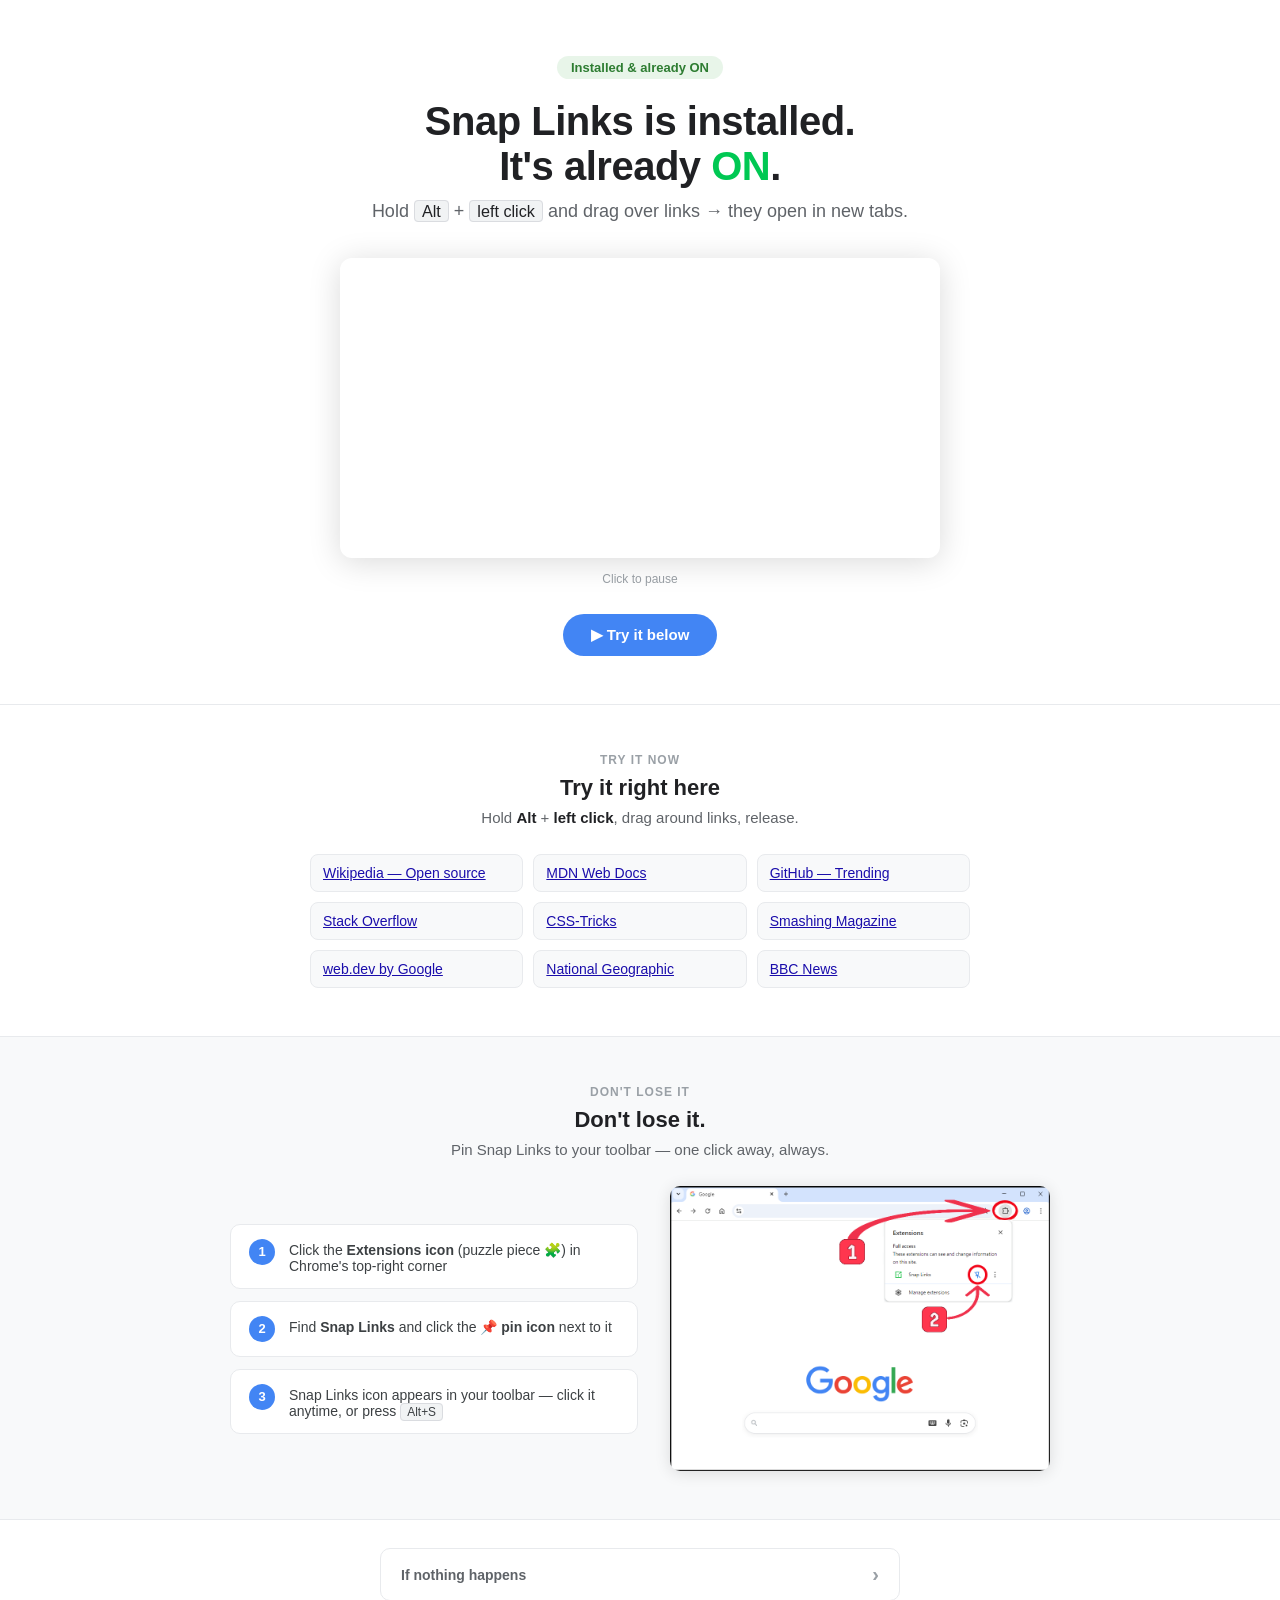
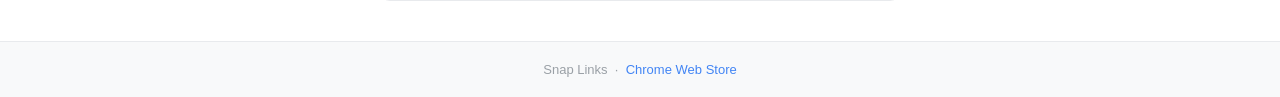
<file: index.html>
<!DOCTYPE html>
<html lang="en">
<head>
  <meta charset="UTF-8">
  <meta name="viewport" content="width=device-width, initial-scale=1.0">
  <title>Welcome to Snap Links</title>
  <style>
    *, *::before, *::after { box-sizing: border-box; margin: 0; padding: 0; }

    body {
      font-family: -apple-system, BlinkMacSystemFont, 'Segoe UI', Roboto, sans-serif;
      background: #f8f9fa;
      color: #202124;
    }

    /* ── HERO ── */
    .hero {
      background: #fff;
      text-align: center;
      padding: 56px 24px 48px;
      border-bottom: 1px solid #e8eaed;
    }
    .hero-badge {
      display: inline-block;
      background: #e8f5e9;
      color: #2e7d32;
      font-size: 13px;
      font-weight: 600;
      padding: 4px 14px;
      border-radius: 20px;
      margin-bottom: 20px;
    }
    .hero h1 {
      font-size: clamp(26px, 5vw, 40px);
      font-weight: 700;
      margin-bottom: 12px;
      letter-spacing: -0.5px;
    }
    .hero p {
      font-size: clamp(15px, 2.5vw, 18px);
      color: #5f6368;
      margin-bottom: 36px;
    }
    .hero p kbd {
      background: #f1f3f4;
      border: 1px solid #dadce0;
      border-radius: 4px;
      padding: 1px 7px;
      font-size: 0.9em;
      font-family: inherit;
      color: #202124;
    }

    /* video */
    .video-wrap {
      position: relative;
      display: inline-block;
      cursor: pointer;
      border-radius: 12px;
      overflow: hidden;
      box-shadow: 0 4px 32px rgba(0,0,0,0.15);
      max-width: 600px;
      width: 100%;
      -webkit-user-select: none;
      user-select: none;
    }
    .video-wrap video { display: block; width: 100%; height: auto; }
    .video-overlay {
      position: absolute;
      inset: 0;
      background: rgba(0,0,0,0);
      transition: background 0.15s;
      display: flex;
      align-items: center;
      justify-content: center;
      pointer-events: none;
    }
    .video-wrap.paused .video-overlay { background: rgba(0,0,0,0.35); }
    .pause-icon { opacity: 0; transition: opacity 0.15s; }
    .video-wrap.paused .pause-icon { opacity: 1; }
    .pause-icon svg { width: 60px; height: 60px; filter: drop-shadow(0 2px 8px rgba(0,0,0,0.4)); }
    .video-hint { font-size: 12px; color: #9aa0a6; margin-top: 10px; }

    .cta-btn {
      display: inline-block;
      margin-top: 28px;
      background: #4285f4;
      color: #fff;
      font-size: 15px;
      font-weight: 600;
      padding: 12px 28px;
      border-radius: 24px;
      text-decoration: none;
      transition: background 0.15s;
    }
    .cta-btn:hover { background: #1a73e8; }

    /* ── TRY IT ── */
    .try-it {
      background: #fff;
      padding: 48px 24px;
      text-align: center;
      border-bottom: 1px solid #e8eaed;
    }
    .section-label {
      font-size: 12px;
      font-weight: 600;
      text-transform: uppercase;
      letter-spacing: 1px;
      color: #9aa0a6;
      margin-bottom: 8px;
    }
    .try-it h2 { font-size: 22px; font-weight: 700; margin-bottom: 8px; }
    .try-it .instruction { font-size: 15px; color: #5f6368; margin-bottom: 28px; }
    .try-it .instruction strong { color: #202124; }

    .demo-links {
      display: grid;
      grid-template-columns: repeat(3, 1fr);
      gap: 10px;
      max-width: 660px;
      margin: 0 auto;
      text-align: left;
    }
    @media (max-width: 600px) { .demo-links { grid-template-columns: 1fr; } }

    .demo-links a {
      display: block;
      color: #1a0dab;
      text-decoration: underline;
      font-size: 14px;
      padding: 10px 12px;
      border-radius: 8px;
      background: #f8f9fa;
      border: 1px solid #e8eaed;
      white-space: nowrap;
      overflow: hidden;
      text-overflow: ellipsis;
      transition: background 0.12s;
    }
    .demo-links a:hover { background: #e8f0fe; }

    /* ── PIN IT ── */
    .pin-it {
      padding: 48px 24px;
      background: #f8f9fa;
      border-bottom: 1px solid #e8eaed;
      text-align: center;
    }
    .pin-it h2 { font-size: 22px; font-weight: 700; margin-bottom: 8px; }
    .pin-it .subtitle { font-size: 15px; color: #5f6368; margin-bottom: 28px; }

    .pin-layout {
      display: flex;
      align-items: center;
      gap: 32px;
      max-width: 820px;
      margin: 0 auto;
      text-align: left;
    }
    .pin-img {
      flex-shrink: 0;
      max-width: 380px;
      width: 100%;
      border-radius: 10px;
      box-shadow: 0 2px 16px rgba(0,0,0,0.12);
      cursor: zoom-in;
      transition: transform 0.15s;
    }
    .pin-img:hover { transform: scale(1.02); }

    /* Lightbox */
    .lightbox {
      display: none;
      position: fixed;
      inset: 0;
      background: rgba(0,0,0,0.82);
      z-index: 9999;
      align-items: center;
      justify-content: center;
      cursor: zoom-out;
    }
    .lightbox.open { display: flex; }
    .lightbox img {
      max-width: 92vw;
      max-height: 92vh;
      border-radius: 10px;
      box-shadow: 0 8px 48px rgba(0,0,0,0.5);
    }
    @media (max-width: 680px) {
      .pin-layout { flex-direction: column; }
      .pin-img { max-width: 100%; }
    }
    .pin-steps {
      display: flex;
      flex-direction: column;
      gap: 12px;
      flex: 1;
      text-align: left;
    }
    .pin-step {
      display: flex;
      align-items: flex-start;
      gap: 14px;
      background: #fff;
      border: 1px solid #e8eaed;
      border-radius: 10px;
      padding: 14px 18px;
    }
    .pin-num {
      flex-shrink: 0;
      width: 26px; height: 26px;
      border-radius: 50%;
      background: #4285f4;
      color: #fff;
      font-size: 13px;
      font-weight: 700;
      display: flex;
      align-items: center;
      justify-content: center;
    }
    .pin-text { font-size: 14px; color: #3c4043; padding-top: 3px; }
    .pin-text kbd {
      background: #f1f3f4;
      border: 1px solid #dadce0;
      border-radius: 4px;
      padding: 1px 6px;
      font-size: 0.85em;
      font-family: inherit;
    }

    /* ── TROUBLESHOOTING ── */
    .troubleshoot { padding: 28px 24px 40px; background: #fff; }
    .troubleshoot-inner { max-width: 520px; margin: 0 auto; }

    details {
      border: 1px solid #e8eaed;
      border-radius: 10px;
      overflow: hidden;
    }
    summary {
      padding: 14px 20px;
      font-size: 14px;
      font-weight: 600;
      cursor: pointer;
      list-style: none;
      display: flex;
      justify-content: space-between;
      align-items: center;
      color: #5f6368;
    }
    summary::-webkit-details-marker { display: none; }
    summary::after { content: '›'; font-size: 20px; color: #9aa0a6; transition: transform 0.2s; }
    details[open] summary::after { transform: rotate(90deg); }

    .check-list {
      padding: 4px 20px 18px;
      list-style: none;
      display: flex;
      flex-direction: column;
      gap: 10px;
    }
    .check-list li { font-size: 14px; color: #3c4043; padding-left: 18px; position: relative; }
    .check-list li::before { content: '→'; position: absolute; left: 0; color: #9aa0a6; }
    .check-list kbd {
      background: #f1f3f4;
      border: 1px solid #dadce0;
      border-radius: 4px;
      padding: 1px 6px;
      font-size: 0.85em;
      font-family: inherit;
    }

    /* ── FOOTER ── */
    footer {
      text-align: center;
      padding: 20px 24px;
      font-size: 13px;
      color: #9aa0a6;
      background: #f8f9fa;
      border-top: 1px solid #e8eaed;
    }
    footer a { color: #4285f4; text-decoration: none; }
    footer a:hover { text-decoration: underline; }
  </style>
</head>
<body>

<!-- SECTION 1: HERO -->
<section class="hero">
  <div class="hero-badge">Installed &amp; already ON</div>
  <h1>Snap Links is installed.<br>It's already <span style="color:#00c853;font-weight:700;">ON</span>.</h1>
  <p>Hold <kbd>Alt</kbd> + <kbd>left click</kbd> and drag over links &rarr; they open in new tabs.</p>

  <div class="video-wrap" id="videoWrap">
    <video id="demoVideo" src="https://i.imgur.com/XhESFJU.mp4"
      autoplay loop muted playsinline></video>
    <div class="video-overlay">
      <div class="pause-icon">
        <svg viewBox="0 0 64 64" fill="none" xmlns="http://www.w3.org/2000/svg">
          <circle cx="32" cy="32" r="32" fill="rgba(0,0,0,0.55)"/>
          <rect x="20" y="18" width="9" height="28" rx="3" fill="white"/>
          <rect x="35" y="18" width="9" height="28" rx="3" fill="white"/>
        </svg>
      </div>
    </div>
  </div>
  <div class="video-hint">Click to pause</div>

  <a class="cta-btn" href="#try-it">&#9654; Try it below</a>
</section>

<!-- SECTION 2: TRY IT -->
<section class="try-it" id="try-it">
  <div class="section-label">Try it now</div>
  <h2>Try it right here</h2>
  <p class="instruction">Hold <strong>Alt</strong> + <strong>left click</strong>, drag around links, release.</p>
  <div class="demo-links">
    <a href="https://en.wikipedia.org/wiki/Open_source" target="_blank">Wikipedia — Open source</a>
    <a href="https://developer.mozilla.org/en-US/" target="_blank">MDN Web Docs</a>
    <a href="https://github.com/trending" target="_blank">GitHub — Trending</a>
    <a href="https://stackoverflow.com/questions" target="_blank">Stack Overflow</a>
    <a href="https://css-tricks.com/" target="_blank">CSS-Tricks</a>
    <a href="https://www.smashingmagazine.com/" target="_blank">Smashing Magazine</a>
    <a href="https://web.dev/" target="_blank">web.dev by Google</a>
    <a href="https://www.nationalgeographic.com/" target="_blank">National Geographic</a>
    <a href="https://www.bbc.com/news" target="_blank">BBC News</a>
  </div>
</section>

<!-- SECTION 3: PIN IT -->
<section class="pin-it">
  <div class="section-label">Don't lose it</div>
  <h2>Don't lose it.</h2>
  <p class="subtitle">Pin Snap Links to your toolbar — one click away, always.</p>
  <div class="pin-layout">
    <div class="pin-steps">
      <div class="pin-step">
        <div class="pin-num">1</div>
        <div class="pin-text">Click the <strong>Extensions icon</strong> (puzzle piece 🧩) in Chrome's top-right corner</div>
      </div>
      <div class="pin-step">
        <div class="pin-num">2</div>
        <div class="pin-text">Find <strong>Snap Links</strong> and click the <strong>📌 pin icon</strong> next to it</div>
      </div>
      <div class="pin-step">
        <div class="pin-num">3</div>
        <div class="pin-text">Snap Links icon appears in your toolbar — click it anytime, or press <kbd>Alt+S</kbd></div>
      </div>
    </div>
    <img class="pin-img" id="pinImg" src="WelcomePage_1_260322.png" alt="Pin Snap Links screenshot">

<!-- Lightbox -->
<div class="lightbox" id="lightbox">
  <img src="WelcomePage_1_260322.png" alt="Pin Snap Links screenshot">
</div>
  </div>
</section>

<!-- SECTION 4: TROUBLESHOOTING -->
<section class="troubleshoot">
  <div class="troubleshoot-inner">
    <details>
      <summary>If nothing happens</summary>
      <ul class="check-list">
        <li>Hold <kbd>Alt</kbd> while dragging</li>
        <li>Try on a normal <kbd>https://</kbd> page — not on <kbd>chrome://</kbd> or PDF pages</li>
        <li>Press <kbd>Alt+S</kbd> and check that the popup shows <strong>Selection is ON</strong></li>
        <li>Reload the page once and try again</li>
      </ul>
    </details>
  </div>
</section>

<footer>
  Snap Links &nbsp;·&nbsp;
  <a href="https://chromewebstore.google.com/detail/snap-links/eojgblbkbnbebmkbecijebkbkbakjhcj" target="_blank">Chrome Web Store</a>
</footer>

<script>
(function () {
  // Video pause
  var wrap  = document.getElementById('videoWrap');
  var video = document.getElementById('demoVideo');
  wrap.addEventListener('click', function () {
    if (video.paused) { video.play(); wrap.classList.remove('paused'); }
    else { video.pause(); wrap.classList.add('paused'); }
  });

  // Image lightbox
  var lb = document.getElementById('lightbox');
  document.getElementById('pinImg').addEventListener('click', function () {
    lb.classList.add('open');
  });
  lb.addEventListener('click', function () {
    lb.classList.remove('open');
  });
  document.addEventListener('keydown', function (e) {
    if (e.key === 'Escape') lb.classList.remove('open');
  });
})();
</script>

</body>
</html>
</file>
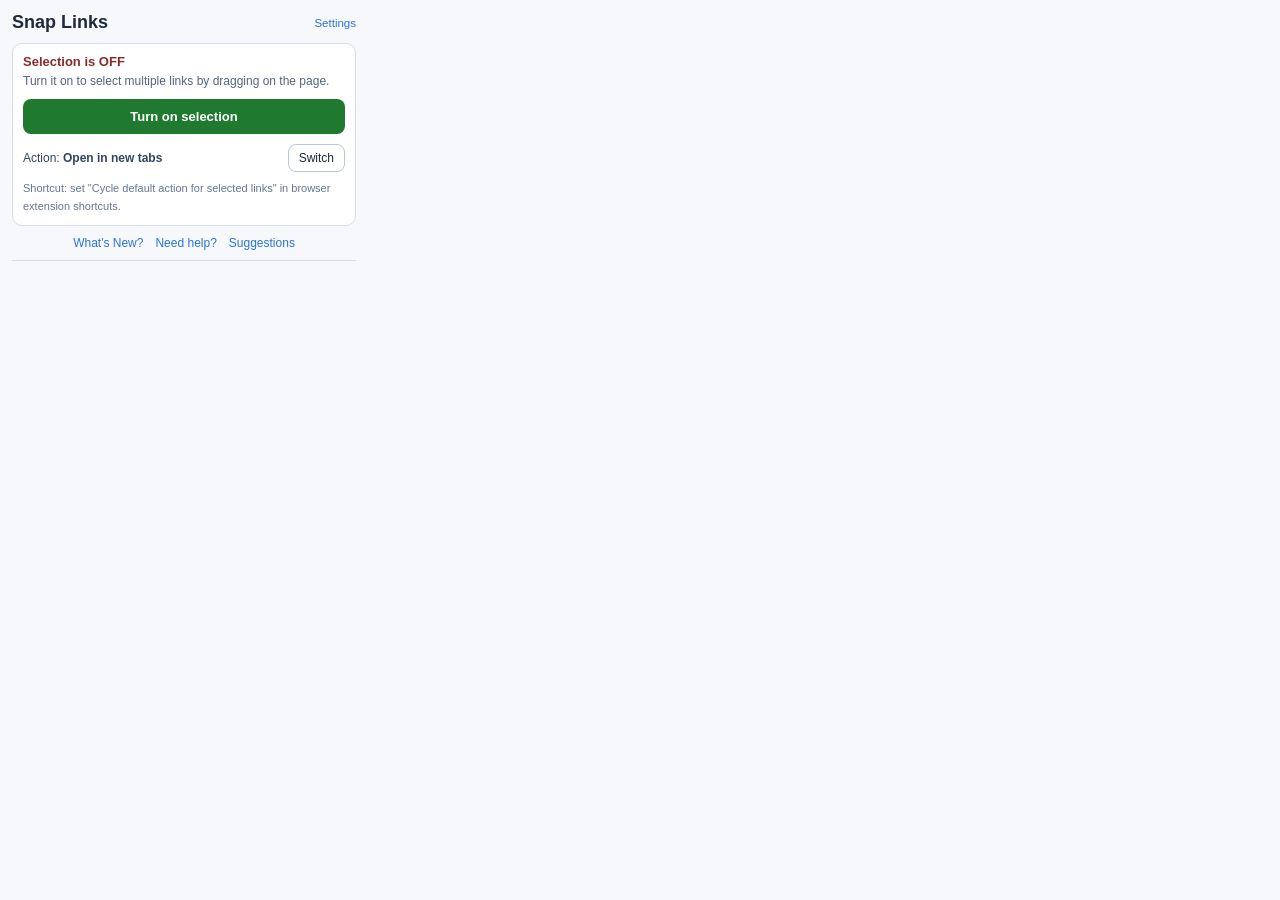
<file: popup.html>
﻿<!doctype html><html><head><meta charset="UTF-8"/><meta name="viewport" content="width=device-width,initial-scale=1"/><title>Snap Links</title><link rel="stylesheet" href="popup-styles.css"/><link rel="stylesheet" href="whats-new-styles.css"/></head><body><div id="updateBanner" class="update-banner update-banner--hidden"><span class="update-banner__text"><strong>Updated to v0.3.2</strong> - your current workflow stays the same. New precision and control options are available. </span><button id="updateBannerLink" class="update-banner__link" type="button">What changed?</button> <button id="updateBannerDismiss" class="update-banner__close" type="button" aria-label="Dismiss">&#xD7;</button></div><header class="popup-header"><h2>Snap Links</h2><button id="settingsToggleButton" class="text-link-button text-link-button--small" type="button">Settings</button></header><section id="dailyPanel" class="daily-panel"><p id="selectionStatus" class="selection-status">Selection is OFF</p><p id="selectionHint" class="selection-hint">Turn it on to select multiple links by dragging on the page.</p><button id="toggleButton" class="primary-button">Turn on selection</button><div class="default-action-row"><span id="defaultActionLabel" class="default-action-label">Action: <strong id="defaultActionValue">Open in new tabs</strong></span> <button id="cycleActionButton" class="secondary-button" type="button">Switch</button></div><p id="shortcutHint" class="shortcut-hint">Shortcut: set "Cycle default action for selected links" in browser extension shortcuts.</p></section><section id="settingsPanel" class="settings-panel settings-panel--hidden"><fieldset class="settings-frame"><legend>Mouse button for selection</legend><label><input type="radio" name="side" value="left" checked="checked"/> Left Mouse Button</label> <label><input type="radio" name="side" value="middle"/> Middle Mouse Button</label> <label><input type="radio" name="side" value="right"/> Right Mouse Button</label></fieldset><fieldset class="settings-frame"><legend>How selection starts</legend><label class="settings-block"><span class="settings-label">Hold this key while selecting</span> <select id="activationModifier"><option value="none">No modifier</option><option value="alt" selected="selected">Alt + drag</option><option value="ctrl">Ctrl + drag</option><option value="shift">Shift + drag</option></select></label></fieldset><fieldset class="settings-frame"><legend>Default action after selection</legend><label class="settings-block"><span class="settings-label">Action mode</span> <select id="defaultSelectionAction"><option value="open_tabs" selected="selected">Open in new tabs</option><option value="open_windows">Open in new windows</option><option value="open_window_with_tabs">Open one new window with tabs</option></select></label></fieldset><fieldset class="settings-frame"><legend>Opening speed</legend><label class="settings-block"><span class="settings-label">Tabs/windows opening pace</span> <select id="openSpeedMode"><option value="fast" selected="selected">Fast (recommended)</option><option value="balanced">Balanced</option><option value="safe">Safe for very large batches</option></select></label></fieldset><fieldset class="settings-frame"><legend>Selection precision</legend><label class="settings-block"><span class="settings-label">How links are included</span> <select id="selectionMatchMode"><option value="strict" selected="selected">Strict (fully inside lasso)</option><option value="touch">Touch (any overlap)</option></select></label></fieldset><label class="settings-row-checkbox"><input type="checkbox" id="autoEnableToggle"/> <span>Enable on browser startup</span></label></section><section id="setupPanel" class="setup-panel setup-panel--hidden"><h3>First-time setup</h3><p class="setup-intro">Recommended first try: keep <strong>Alt + left mouse drag</strong> and <strong>Open in new tabs</strong>.</p><ol><li>Open the web page where you want to select links.</li><li>Choose your mouse button and modifier in Settings.</li><li>Choose your default action after selection.</li><li>Drag around links once to test the flow.</li><li>Optionally enable browser startup mode.</li></ol><button id="finishSetupButton" class="primary-button" type="button">Save and finish setup</button><p class="setup-intro">Full guide: <a href="https://o1756795.github.io/snap-links-chrome/" target="_blank" rel="noopener noreferrer">open welcome page</a></p><p id="setupStatus" class="setup-status" aria-live="polite"></p></section><div class="help-section"><button type="button" class="text-link-button" id="whatsNewLink">What's New?</button> <button type="button" class="text-link-button" id="helpLink">Need help?</button> <a class="text-link-button" href="https://docs.google.com/forms/d/1mwVlatf0zsuhL9KhToXbKwUmUMIkQt6STuhGokRBITM/edit" target="_blank" rel="noopener noreferrer">Suggestions</a></div><hr class="divider"/><div id="ratingBlock" class="rating-block rating-block--muted rating-block--hidden"><p class="rating-title">Rate us:</p><p id="ratingSubtitle" class="rating-subtitle">Available after 5 successful selections.</p><div class="full-stars"><div class="rating-group"><input name="fst" value="5" type="radio" disabled="disabled" checked="checked"/> <label for="fst-1"><a href="https://docs.google.com/forms/d/e/1FAIpQLSdjac63bm07bGA382bSAQFpzUOgJvEh77KP86qA97hOiSI_zQ/viewform" target="_blank" rel="noopener"><svg xmlns="http://www.w3.org/2000/svg" viewBox="0 0 576 512"><path d="M259.3 17.8L194 150.2 47.9 171.5c-26.2 3.8-36.7 36.1-17.7 54.6l105.7 103-25 145.5c-4.5 26.3 23.2 46 46.4 33.7L288 439.6l130.7 68.7c23.2 12.2 50.9-7.4 46.4-33.7l-25-145.5 105.7-103c19-18.5 8.5-50.8-17.7-54.6L382 150.2 316.7 17.8c-11.7-23.6-45.6-23.9-57.4 0z"/></svg></a></label> <input name="fst" id="fst-1" value="1" type="radio"/> <label for="fst-2"><a href="https://docs.google.com/forms/d/e/1FAIpQLSdjac63bm07bGA382bSAQFpzUOgJvEh77KP86qA97hOiSI_zQ/viewform" target="_blank" rel="noopener"><svg xmlns="http://www.w3.org/2000/svg" viewBox="0 0 576 512"><path d="M259.3 17.8L194 150.2 47.9 171.5c-26.2 3.8-36.7 36.1-17.7 54.6l105.7 103-25 145.5c-4.5 26.3 23.2 46 46.4 33.7L288 439.6l130.7 68.7c23.2 12.2 50.9-7.4 46.4-33.7l-25-145.5 105.7-103c19-18.5 8.5-50.8-17.7-54.6L382 150.2 316.7 17.8c-11.7-23.6-45.6-23.9-57.4 0z"/></svg></a></label> <input name="fst" id="fst-2" value="2" type="radio"/> <label for="fst-3"><a href="https://docs.google.com/forms/d/e/1FAIpQLSdjac63bm07bGA382bSAQFpzUOgJvEh77KP86qA97hOiSI_zQ/viewform" target="_blank" rel="noopener"><svg xmlns="http://www.w3.org/2000/svg" viewBox="0 0 576 512"><path d="M259.3 17.8L194 150.2 47.9 171.5c-26.2 3.8-36.7 36.1-17.7 54.6l105.7 103-25 145.5c-4.5 26.3 23.2 46 46.4 33.7L288 439.6l130.7 68.7c23.2 12.2 50.9-7.4 46.4-33.7l-25-145.5 105.7-103c19-18.5 8.5-50.8-17.7-54.6L382 150.2 316.7 17.8c-11.7-23.6-45.6-23.9-57.4 0z"/></svg></a></label> <input name="fst" id="fst-3" value="3" type="radio"/> <label for="fst-4"><a href="https://chromewebstore.google.com/detail/snap-links/oiecdldkjdkgglinbjniehljnacikmfd/reviews" target="_blank" rel="noopener"><svg xmlns="http://www.w3.org/2000/svg" viewBox="0 0 576 512"><path d="M259.3 17.8L194 150.2 47.9 171.5c-26.2 3.8-36.7 36.1-17.7 54.6l105.7 103-25 145.5c-4.5 26.3 23.2 46 46.4 33.7L288 439.6l130.7 68.7c23.2 12.2 50.9-7.4 46.4-33.7l-25-145.5 105.7-103c19-18.5 8.5-50.8-17.7-54.6L382 150.2 316.7 17.8c-11.7-23.6-45.6-23.9-57.4 0z"/></svg></a></label> <input name="fst" id="fst-4" value="4" type="radio"/> <label for="fst-5"><a href="https://chromewebstore.google.com/detail/snap-links/oiecdldkjdkgglinbjniehljnacikmfd/reviews" target="_blank" rel="noopener"><svg xmlns="http://www.w3.org/2000/svg" viewBox="0 0 576 512"><path d="M259.3 17.8L194 150.2 47.9 171.5c-26.2 3.8-36.7 36.1-17.7 54.6l105.7 103-25 145.5c-4.5 26.3 23.2 46 46.4 33.7L288 439.6l130.7 68.7c23.2 12.2 50.9-7.4 46.4-33.7l-25-145.5 105.7-103c19-18.5 8.5-50.8-17.7-54.6L382 150.2 316.7 17.8c-11.7-23.6-45.6-23.9-57.4 0z"/></svg></a></label> <input name="fst" id="fst-5" value="5" type="radio"/></div></div></div><div class="whats-new-modal-overlay" id="infoOverlay"></div><div class="whats-new-modal" id="infoModal"><div class="whats-new-modal-header" id="infoModalHeader">What's New?</div><div class="whats-new-modal-content" id="infoContent"><p>Loading...</p></div><div class="whats-new-modal-footer"><button class="whats-new-close-btn" id="infoCloseBtn">Close</button></div></div><script src="shared.js"></script><script src="popup.js"></script></body></html>
</file>
<file: popup-styles.css>
body{margin:0;padding:12px;width:368px;box-sizing:border-box;font-family:"Segoe UI",Tahoma,Arial,sans-serif;color:#1f2a3a;background:#f6f8fc}.popup-header{display:flex;align-items:center;justify-content:space-between;gap:8px;margin-bottom:10px}h2{margin:0;font-size:18px;font-weight:700}.daily-panel{border:1px solid #d6deec;border-radius:10px;background:#fff;padding:10px}.selection-status{margin:0 0 4px;font-size:13px;font-weight:700}.selection-status--on{color:#1f7a2f}.selection-status--off{color:#8a2a2a}.selection-hint{margin:0 0 10px;font-size:12px;line-height:1.35;color:#55657d}.primary-button{display:block;width:100%;padding:10px 12px;border:none;border-radius:8px;background:#1f7a2f;color:#fff;font-size:13px;font-weight:600;cursor:pointer}.primary-button:hover{background:#155a22}.default-action-row{margin-top:10px;display:flex;align-items:center;justify-content:space-between;gap:8px}.default-action-label{font-size:12px;font-weight:400;color:#34445e}#defaultActionValue{font-weight:700}.secondary-button{border:1px solid #b8c6de;border-radius:8px;background:#fff;color:#1f2a3a;font-size:12px;padding:6px 10px;cursor:pointer}.secondary-button:hover{background:#eef3fb}.shortcut-hint{margin:8px 0 0;font-size:11px;color:#667690;line-height:1.6}.shortcut-hint strong{font-weight:700}.settings-panel{margin-top:10px;border:1px solid #d6deec;border-radius:10px;background:#fff;padding:10px}.settings-panel--hidden{display:none}.settings-frame{margin:0 0 10px;padding:8px;border:1px solid #cbd6e9;border-radius:8px}.settings-frame:last-of-type{margin-bottom:8px}legend{font-size:12px;font-weight:700;color:#2a3a53}label{display:block;margin:0 0 8px;font-size:12px;color:#354762}.settings-block,label:last-child{margin-bottom:0}.settings-label{display:block;margin-bottom:6px;font-weight:600}select{width:100%;border:1px solid #b8c6de;border-radius:6px;padding:6px;font-size:12px;background:#fff}.settings-row-checkbox{display:flex;align-items:flex-start;gap:8px;font-size:12px;margin:0}.settings-row-checkbox input{margin-top:2px}.setup-panel{margin-top:10px;border:1px solid #c4d6ff;border-radius:10px;background:#eef4ff;padding:10px}.setup-panel--hidden{display:none}.setup-panel h3{margin:0 0 8px;font-size:14px}.setup-intro{margin:0 0 8px;font-size:12px;line-height:1.4;color:#39506f}.setup-panel ol{margin:0 0 10px;padding-left:18px;font-size:12px;line-height:1.4}.setup-panel li{margin-bottom:4px}.setup-status{min-height:16px;margin:10px 0 0;font-size:11.5px;line-height:1.35;color:#39506f}.help-section{margin-top:10px;display:flex;align-items:center;justify-content:center;gap:12px;flex-wrap:wrap}.text-link-button{border:none;background:0 0;padding:0;color:#2b74d8;font-size:12px;text-decoration:none;cursor:pointer}.text-link-button:hover{text-decoration:underline}.text-link-button--small{font-size:11.5px}.divider{margin:10px 0 8px;border:0;border-top:1px solid #d8dfec}.rating-title{margin:0 0 2px;font-size:15px;text-align:center}.rating-subtitle{margin:0 0 4px;font-size:11px;color:#5d6574;text-align:center}.rating-block{transition:opacity .2s}.rating-block--muted{opacity:.55}.rating-block--hidden{display:none}.full-stars{text-align:center}.full-stars .rating-group{display:inline-flex}.full-stars input{position:absolute;left:-9999px}.full-stars label{margin:0;cursor:pointer}.full-stars label a svg{margin:2px;width:28px;height:28px;fill:#ff8400;transition:fill .3s}.full-stars input:checked~label a svg{fill:#ffc711}.full-stars .rating-group:hover label a svg{fill:#ff8400}.full-stars .rating-group input:hover~label a svg{fill:#ffc711}.update-banner{background:#fff8e1;border:1px solid #ffe082;border-radius:8px;padding:8px 10px;margin-bottom:10px;display:flex;align-items:flex-start;gap:8px;font-size:12px;line-height:1.4}.update-banner--hidden{display:none}.update-banner__text{flex:1;color:#5a3e00}.update-banner__link{background:0 0;border:none;color:#c77700;font-size:12px;font-family:inherit;cursor:pointer;padding:0;text-decoration:underline;white-space:nowrap}.update-banner__link:hover{color:#a85f00}.update-banner__close{background:0 0;border:none;font-size:16px;line-height:1;font-family:inherit;cursor:pointer;color:#999;padding:0;flex-shrink:0}.update-banner__close:hover{color:#555}
</file>
<file: whats-new-styles.css>
.whats-new-modal-overlay{position:fixed;inset:0;background:rgba(0,0,0,.5);z-index:999;display:none}.whats-new-modal-overlay.active{display:block}.whats-new-modal{position:fixed;top:50%;left:50%;transform:translate(-50%,-50%);background:#fff;border-radius:8px;box-shadow:0 4px 20px rgba(0,0,0,.3);z-index:1000;width:94%;max-width:420px;max-height:80%;box-sizing:border-box;display:none;flex-direction:column}.whats-new-modal.active{display:flex}.whats-new-modal-header{padding:12px 16px;border-bottom:1px solid #e0e0e0;font-size:14px;font-weight:700;text-align:left;flex-shrink:0}.whats-new-modal-content{padding:12px 16px;text-align:left;font-size:12px;line-height:1.4;overflow-y:auto;overflow-x:hidden;box-sizing:border-box;flex:1}.whats-new-modal-footer{padding:10px 16px;border-top:1px solid #e0e0e0;text-align:center;flex-shrink:0}.whats-new-close-btn{background:#2196f3;color:#fff;border:none;padding:6px 18px;border-radius:4px;font-size:12px;cursor:pointer}.whats-new-close-btn:hover{background:#1976d2}.whats-new-link{display:inline-block;margin-right:0;cursor:pointer;color:#2196f3;text-decoration:none;font-size:12px}.whats-new-link:hover{text-decoration:underline}
</file>
